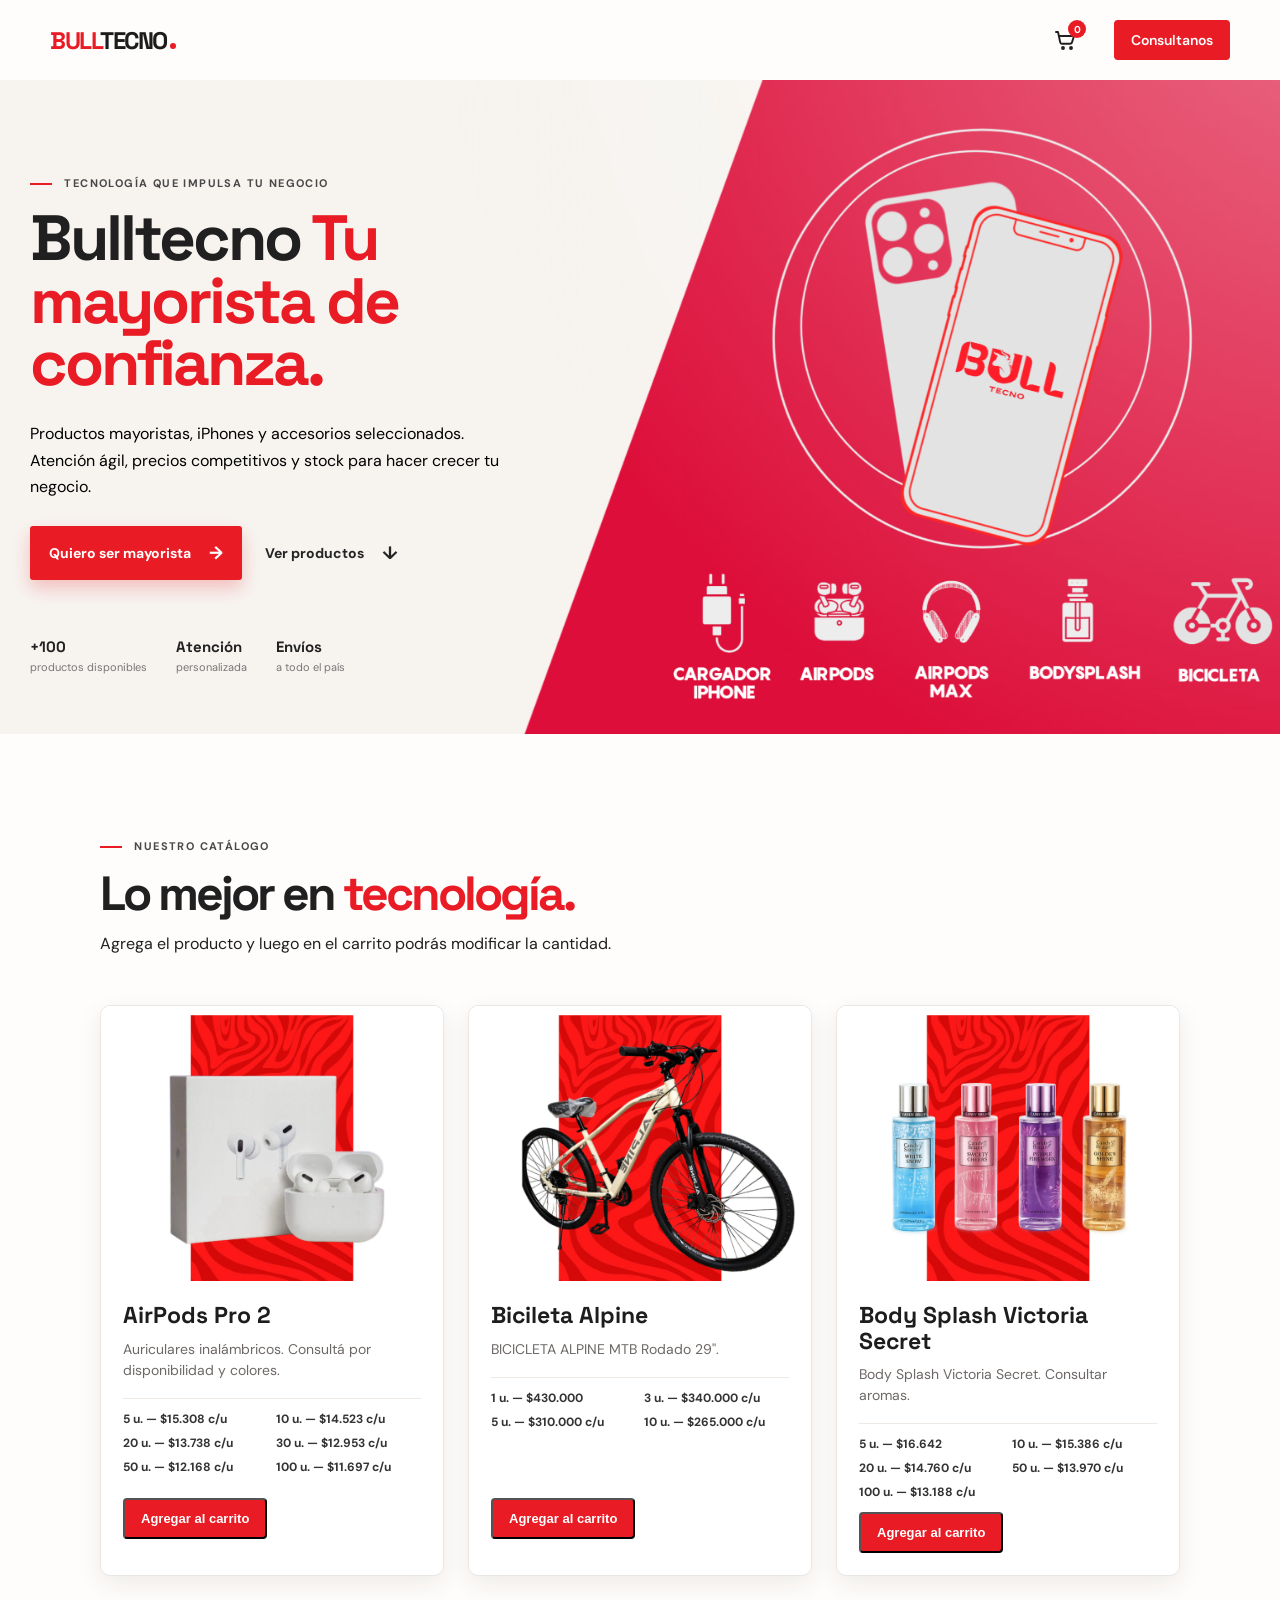
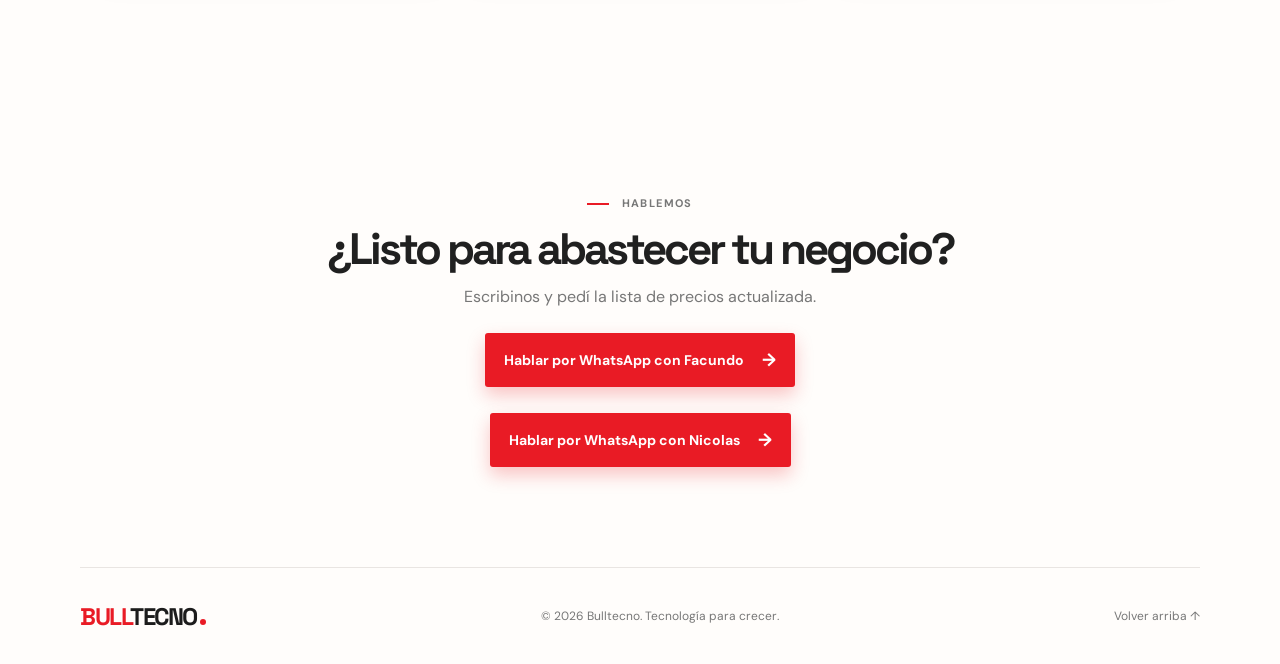
<file: index.html>
<!doctype html>
<html lang="es">
  <head>
    <meta charset="UTF-8" />
    <meta name="viewport" content="width=device-width, initial-scale=1.0" />
    <meta name="description" content="Bulltecno: tecnología e iPhones para mayoristas." />
    <title>Bulltecno | Tecnología mayorista</title>
    <link rel="preconnect" href="https://fonts.googleapis.com" />
    <link rel="preconnect" href="https://fonts.gstatic.com" crossorigin />
    <link href="https://fonts.googleapis.com/css2?family=DM+Sans:wght@400;500;600;700&family=Space+Grotesk:wght@500;600;700&display=swap" rel="stylesheet" />
    <link rel="stylesheet" href="styles.css" />
    <style>
      .category-grid > .category { display: none; }
      .product-space-grid { display: grid; grid-template-columns: repeat(3, 1fr); gap: 18px; }
      .product-space { min-height: 285px; padding: 23px; position: relative; overflow: hidden; color: white; text-decoration: none; border-radius: 4px; }
      .red-space { background: #e91b25; } .dark-space { background: #222; } .light-space { background: #eee9e4; color: #202020; }
      .product-space > span { font: 600 13px "Space Grotesk"; opacity: .72; }
      .photo-space { position: absolute; right: 42px; top: 45px; width: 130px; height: 132px; border: 1px dashed currentColor; border-radius: 5px; display: grid; place-items: center; text-align: center; font: 700 12px/1.35 "Space Grotesk"; letter-spacing: .7px; opacity: .75; }
      .light-space .photo-space { background: #e4ded9; }
      .product-space h3 { font: 700 27px "Space Grotesk"; position: absolute; bottom: 51px; margin: 0; }
      .product-space p { position: absolute; bottom: 28px; margin: 0; font-size: 12px; opacity: .8; }
      .product-space b { position: absolute; right: 20px; bottom: 24px; font-size: 18px; }
      .large-placeholder { position: absolute; right: 17%; top: 93px; width: 250px; height: 230px; border: 2px dashed #ffffffb8; border-radius: 6px; display: grid; place-items: center; text-align: center; color: white; font: 500 17px/1.5 "Space Grotesk"; letter-spacing: 1px; z-index: 1; }
      .large-placeholder strong { font-size: 21px; }
      @media (max-width: 750px) { .product-space-grid { grid-template-columns: 1fr; } .product-space { min-height: 230px; } .large-placeholder { right: 17%; top: 53px; width: 205px; height: 190px; font-size: 14px; } .large-placeholder strong { font-size: 17px; } }
    </style>
    <style>
      /* Tarjetas amplias de productos: imagen a la izquierda, datos y precios a la derecha. */
      .product-space-grid {
        grid-template-columns: 1fr;
        gap: 28px;
      }

      .product-space {
        min-height: 390px;
        padding: 28px;
        display: grid;
        grid-template-columns: minmax(280px, 42%) 1fr;
        grid-template-rows: auto 1fr auto;
        column-gap: 34px;
        align-items: start;
        border-radius: 10px;
      }

      .product-space > span {
        position: absolute;
        top: 20px;
        left: 22px;
        z-index: 2;
        background: #ffffff24;
        padding: 5px 9px;
        border-radius: 100px;
      }

      .product-image,
      .product-space .photo-space {
        position: static;
        grid-column: 1;
        grid-row: 1 / -1;
        width: 100%;
        height: 334px;
        margin: 0;
        object-fit: cover;
        object-position: center;
        border: 0;
        border-radius: 7px;
      }

      .product-space .photo-space {
        display: grid;
        background: #ffffff12;
        border: 1px dashed currentColor;
        place-items: center;
      }

      .product-space h3 {
        position: static;
        grid-column: 2;
        grid-row: 1;
        margin: 8px 0 16px;
        font-size: clamp(28px, 3vw, 42px);
        line-height: 1.05;
      }

      .product-space p {
        position: static;
        grid-column: 2;
        grid-row: 2;
        align-self: start;
        margin: 0;
        font-size: 16px;
        line-height: 1.85;
        white-space: pre-line;
        opacity: .92;
      }

      .product-space b {
        position: static;
        grid-column: 2;
        grid-row: 3;
        align-self: end;
        justify-self: start;
        padding: 12px 15px;
        background: #ffffff;
        color: #202020;
        border-radius: 4px;
        font-size: 14px;
      }

      .light-space b { background: #202020; color: white; }

      @media (max-width: 700px) {
        .product-space {
          min-height: 0;
          grid-template-columns: 1fr;
          grid-template-rows: auto auto auto auto;
          gap: 16px;
          padding: 20px;
        }
        .product-image,
        .product-space .photo-space { grid-column: 1; grid-row: 1; height: 270px; }
        .product-space h3 { grid-column: 1; grid-row: 2; margin: 0; font-size: 30px; }
        .product-space p { grid-column: 1; grid-row: 3; font-size: 15px; }
        .product-space b { grid-column: 1; grid-row: 4; }
      }
    </style>
    <style>
      /* Catálogo en formato tienda: imagen arriba, información debajo. */
      .product-space-grid { display: none; }
      .product-catalog-grid { grid-column: 1 / -1; display: grid; grid-template-columns: repeat(3, minmax(0, 1fr)); gap: 24px; }
      .store-product-card { min-width: 0; background: white; border: 1px solid #ebe6e2; border-radius: 10px; overflow: hidden; box-shadow: 0 8px 24px rgba(37, 24, 18, .08); transition: transform .2s ease, box-shadow .2s ease; }
      .store-product-card:hover { transform: translateY(-5px); box-shadow: 0 14px 32px rgba(37, 24, 18, .14); }
      .store-product-image-wrap { height: 275px; background: #f3f0ed; overflow: hidden; }
      .store-product-image { width: 100%; height: 100%; display: block; object-fit: cover; object-position: center; }
      .store-product-body { min-height: 280px; padding: 22px; display: flex; flex-direction: column; align-items: flex-start; }
      .store-product-body h3 { margin: 0 0 10px; font: 700 23px/1.1 "Space Grotesk", sans-serif; color: #1d1d1d; }
      .store-product-description { margin: 0 0 17px; color: #6d6865; font-size: 14px; line-height: 1.5; }
      .store-product-prices { width: 100%; padding: 12px 0; border-top: 1px solid #eee9e5; display: grid; grid-template-columns: 1fr 1fr; gap: 8px; color: #333; font-size: 12px; font-weight: 700; }
      .store-product-button { margin-top: auto; display: inline-flex; padding: 11px 16px; border-radius: 4px; background: #e91b25; color: white; text-decoration: none; font-size: 13px; font-weight: 700; }
      .store-product-empty .store-product-image-wrap { display: grid; place-items: center; background: #f4efeb; }
      .store-product-placeholder { width: 150px; height: 150px; display: grid; place-items: center; border: 1px dashed #9b928d; border-radius: 6px; color: #746c67; text-align: center; font: 700 12px/1.35 "Space Grotesk", sans-serif; letter-spacing: .8px; }
      @media (max-width: 900px) { .product-catalog-grid { grid-template-columns: repeat(2, minmax(0, 1fr)); } }
      @media (max-width: 600px) { .product-catalog-grid { grid-template-columns: 1fr; gap: 18px; } .store-product-image-wrap { height: 300px; } }
    </style>
    <style>
      .cart-modal-overlay{position:fixed;inset:0;z-index:90;background:rgba(18,18,18,.52);opacity:0;visibility:hidden;transition:.2s ease}.cart-modal-overlay.is-open{opacity:1;visibility:visible}
      .cart-modal{position:fixed;z-index:91;left:50%;top:50%;width:min(520px,calc(100% - 28px));max-height:min(730px,calc(100dvh - 28px));padding:24px;background:#fffdfb;border-radius:10px;box-shadow:0 24px 60px #0005;display:flex;flex-direction:column;transform:translate(-50%,-46%);opacity:0;visibility:hidden;transition:.2s ease}.cart-modal.is-open{transform:translate(-50%,-50%);opacity:1;visibility:visible}
      .cart-modal-header{display:flex;align-items:center;justify-content:space-between;padding-bottom:16px;border-bottom:1px solid #e9e4e1}.cart-modal-header p{margin:0;color:#e91b25;font-size:10px;letter-spacing:1.2px;font-weight:700}.cart-modal-header h2{margin:3px 0 0;font:700 27px "Space Grotesk",sans-serif}.cart-modal-close{border:0;background:transparent;font-size:31px;line-height:1;cursor:pointer;color:#333}.cart-modal-items{overflow:auto;min-height:120px;padding:6px 0}.cart-empty{text-align:center;color:#777;margin:47px 0}.cart-item{display:grid;grid-template-columns:1fr auto;gap:10px;padding:15px 0;border-bottom:1px solid #eee9e5}.cart-item h3{margin:0 0 5px;font:700 16px "Space Grotesk",sans-serif}.cart-item-price{font-size:12px;color:#777}.cart-remove{border:0;background:transparent;color:#b82a31;cursor:pointer;font:700 12px "DM Sans",sans-serif}.cart-quantity{display:inline-flex;align-items:center;gap:8px;margin-top:10px;padding:3px;border:1px solid #ddd6d2;border-radius:4px}.cart-quantity button{width:25px;height:25px;border:0;border-radius:3px;background:#f3efeb;cursor:pointer;font-size:17px}.cart-quantity span{min-width:23px;text-align:center;font-size:13px;font-weight:700}.cart-modal-total{padding:16px 0;border-top:1px solid #e9e4e1}.cart-modal-total span{font-size:14px}.cart-modal-total strong{float:right;color:#e91b25;font:700 23px "Space Grotesk",sans-serif}.cart-modal-total small{display:block;clear:both;padding-top:7px;color:#777;font-size:11px}.cart-modal-actions{border-top:1px solid #e9e4e1;padding-top:15px}.cart-modal-actions p{margin:0 0 7px;font-size:13px;font-weight:700}.checkout-button{width:100%;margin-top:8px;border:0;border-radius:4px;padding:13px;background:#e91b25;color:white;cursor:pointer;font:700 14px "DM Sans",sans-serif}.checkout-secondary{background:#202020}.add-toast{position:fixed;z-index:100;left:50%;bottom:24px;display:flex;align-items:center;gap:10px;padding:13px 16px;background:#202020;color:white;border-radius:5px;box-shadow:0 10px 30px #0004;font-size:14px;transform:translate(-50%,120px);opacity:0;transition:.22s ease}.add-toast.is-visible{transform:translate(-50%,0);opacity:1}.add-toast button{border:0;background:transparent;color:#ff7a80;cursor:pointer;font:700 13px "DM Sans",sans-serif}@media(max-width:520px){.cart-modal{padding:19px}.add-toast{width:calc(100% - 28px);justify-content:space-between;bottom:14px}}
    </style>
    <style>
      .cart-quantity-input{width:46px;height:25px;padding:0 3px;border:0;background:transparent;text-align:center;font:700 13px "DM Sans",sans-serif;appearance:textfield;-moz-appearance:textfield}.cart-quantity-input::-webkit-inner-spin-button,.cart-quantity-input::-webkit-outer-spin-button{-webkit-appearance:none;margin:0}.cart-quantity-input:focus{outline:1px solid #e91b25;border-radius:3px}
    </style>
    <style>
      /* El PNG ocupa toda la portada: la zona clara queda libre para el texto y la diagonal se conserva. */
      .hero { position: relative; display: block; min-height: 560px; background: #f7f4f0; isolation: isolate; }
      .hero-banner { position: absolute; inset: 0; z-index: -1; overflow: hidden; }
      .hero-banner img { display: block; width: 100%; height: 100%; object-fit: cover; object-position: center; }
      .hero-copy { width: min(52%, 610px); max-width: none; min-height: 560px; margin: 0 auto 0 max(30px, calc((100vw - 1240px) / 2)); padding: 96px 44px 60px 0; justify-self: auto; }
      @media (max-width: 750px) {
        .hero { min-height: 650px; }
        .hero-banner img { object-position: 66% center; }
        .hero-copy { width: 100%; min-height: 650px; margin: 0; padding: 70px 25px 40px; background: linear-gradient(90deg, rgba(255,255,255,.94) 0%, rgba(255,255,255,.76) 55%, rgba(255,255,255,.12) 100%); }
      }
    </style>
    <style>
      .mobile-cart-button{display:none;border:0;background:transparent;position:relative;align-items:center;justify-content:center;width:42px;height:42px;color:#202020;cursor:pointer}.mobile-cart-button svg{width:27px;height:27px;fill:none;stroke:currentColor;stroke-width:1.9;stroke-linecap:round;stroke-linejoin:round}.mobile-cart-button .cart-count{position:absolute;right:0;top:0;display:grid;place-items:center;min-width:18px;height:18px;padding:0 4px;border-radius:100px;background:#e91b25;color:white;font:700 10px "DM Sans",sans-serif}@media(max-width:750px){.header{justify-content:space-between}.header .menu-button,.header .nav{display:none!important}.mobile-cart-button{display:inline-flex}}
    </style>
    <style>
      .desktop-cart-button{position:relative;display:inline-flex;align-items:center;justify-content:center;width:38px;height:38px;border:0;background:transparent;color:#202020;cursor:pointer}.desktop-cart-button svg{width:24px;height:24px;fill:none;stroke:currentColor;stroke-width:1.9;stroke-linecap:round;stroke-linejoin:round}.desktop-cart-button .cart-count{position:absolute;right:-2px;top:-1px;display:grid;place-items:center;min-width:18px;height:18px;padding:0 4px;border-radius:100px;background:#e91b25;color:white;font:700 10px "DM Sans",sans-serif}@media(max-width:750px){.desktop-cart-button{display:none}}
    </style>
  </head>
  <body>
    <header class="header">
      <a class="logo" href="#inicio" aria-label="Bulltecno, inicio"><span>BULL</span>TECNO<i></i></a>
      <button class="menu-button" aria-label="Abrir menú" aria-expanded="false">☰</button>
      <nav class="nav" aria-label="Navegación principal">
        <button class="desktop-cart-button cart-trigger" type="button" aria-label="Ver carrito">
          <svg viewBox="0 0 24 24" aria-hidden="true"><path d="M3 4h2l2.2 10.2a2 2 0 0 0 2 1.6h7.9a2 2 0 0 0 1.9-1.4L21 8H6.3"/><circle cx="10" cy="20" r="1"/><circle cx="18" cy="20" r="1"/></svg>
          <span class="cart-count">0</span>
        </button>
        <a class="nav-cta" href="#contacto">Consultanos</a>
      </nav>
      <button class="mobile-cart-button" type="button" aria-label="Ver carrito">
        <svg viewBox="0 0 24 24" aria-hidden="true"><path d="M3 4h2l2.2 10.2a2 2 0 0 0 2 1.6h7.9a2 2 0 0 0 1.9-1.4L21 8H6.3"/><circle cx="10" cy="20" r="1"/><circle cx="18" cy="20" r="1"/></svg>
        <span class="cart-count">0</span>
      </button>
    </header>

    <main id="inicio">
      <section class="hero">
        <div class="hero-copy">
          <p class="eyebrow"><span></span> TECNOLOGÍA QUE IMPULSA TU NEGOCIO</p>
          <h1>Bulltecno <em>Tu mayorista de confianza.</em></h1>
          <p class="hero-text">Productos mayoristas, iPhones y accesorios seleccionados. Atención ágil, precios competitivos y stock para hacer crecer tu negocio.</p>
          <div class="hero-actions">
            <a class="button button-primary" href="#contacto">Quiero ser mayorista <b>→</b></a>
            <a class="button button-link" href="#productos">Ver productos <b>↓</b></a>
          </div>
          <div class="hero-notes">
            <div><strong>+100</strong><span>productos disponibles</span></div>
            <div><strong>Atención</strong><span>personalizada</span></div>
            <div><strong>Envíos</strong><span>a todo el país</span></div>
          </div>
        </div>
        <div class="hero-banner">
          <img src="img/bannerDiagonal.png" alt="Productos destacados Bulltecno" />
        </div>
      </section>

      <section class="catalog" id="productos">
        <div class="section-heading"><p class="eyebrow"><span></span> NUESTRO CATÁLOGO</p><h2>Lo mejor en <em>tecnología.</em></h2><p>Agrega el producto y luego en el carrito podrás modificar la cantidad.</p></div>
        <div class="category-grid">
          <div class="product-catalog-grid">
            <article class="store-product-card">
              <div class="store-product-image-wrap"><img src="img/airpod.jpg" alt="AirPods Pro 2" class="store-product-image" /></div>
              <div class="store-product-body">
                <h3>AirPods Pro 2</h3>
                <p class="store-product-description">Auriculares inalámbricos. Consultá por disponibilidad y colores.</p>
                <div class="store-product-prices">
                  <span>5 u. — $15.308 c/u</span><span>10 u. — $14.523 c/u</span><span>20 u. — $13.738 c/u</span><span>30 u. — $12.953 c/u</span><span>50 u. — $12.168 c/u</span><span>100 u. — $11.697 c/u</span>
                </div>
                <button class="store-product-button add-to-cart" type="button" data-product="AirPods Pro 2" data-minimum="5" data-prices="5:15308,10:14523,20:13738,30:12953,50:12168,100:11697">Agregar al carrito</button>
              </div>
            </article>

            <article class="store-product-card">
              <div class="store-product-image-wrap"><img src="img/Alpine.jpg" alt="Alpine" class="store-product-image" /></div>
              <div class="store-product-body">
                <h3>Bicileta Alpine</h3>
                <p class="store-product-description">BICICLETA ALPINE MTB Rodado 29''.</p>
                <div class="store-product-prices">
                  <span>1 u. — $430.000</span><span>3 u. — $340.000 c/u</span><span>5 u. — $310.000 c/u</span><span>10 u. — $265.000 c/u</span>
                </div>
                <button class="store-product-button add-to-cart" type="button" data-product="Bicicleta Alpine" data-minimum="1" data-prices="1:430000,3:340000,5:310000,10:265000">Agregar al carrito</button>
              </div>
            </article>
            
            <article class="store-product-card">
              <div class="store-product-image-wrap"><img src="img/body.jpg" alt="Body Splash Victoria Secret" class="store-product-image" /></div>
              <div class="store-product-body">
                <h3>Body Splash Victoria Secret</h3>
                <p class="store-product-description">Body Splash Victoria Secret. Consultar aromas.</p>
                <div class="store-product-prices">
                  <span>5 u. — $16.642</span><span>10 u. — $15.386 c/u</span><span>20 u. — $14.760 c/u</span><span>50 u. — $13.970 c/u</span><span>100 u. — $13.188 c/u</span>
                </div>
                <button class="store-product-button add-to-cart" type="button" data-product="Body Splash Victoria Secret" data-minimum="5" data-prices="5:16642,10:15386,20:14760,50:13970,100:13188">Agregar al carrito</button>
              </div>
            </article>
          </div>
          <a class="category category-red" href="#iphones"><span class="category-number">01</span><div class="mini-phone"><i></i><i></i></div><h3>iPhones</h3><p>Modelos nuevos y usados</p><b>Explorar →</b></a>
          <a class="category category-dark" href="#contacto"><span class="category-number">02</span><div class="buds"><i></i><i></i></div><h3>Accesorios</h3><p>Todo para complementar</p><b>Explorar →</b></a>
          <a class="category category-light" href="#contacto"><span class="category-number">03</span><div class="watch">12:45</div><h3>Smartwatch</h3><p>Estilo y conectividad</p><b>Explorar →</b></a>
        </div>
      </section>


      <section class="contact" id="contacto">
        <p class="eyebrow"><span></span> HABLEMOS</p>
        <h2>¿Listo para abastecer tu negocio?</h2>
        <p>Escribinos y pedí la lista de precios actualizada.</p>
        <a class="button button-primary" href="https://wa.me/5493794638380" target="_blank" rel="noopener">Hablar por WhatsApp con Facundo <b>→</b></a>
        <p></p>
        <a class="button button-primary" href="https://wa.me/5493794949990" target="_blank" rel="noopener">Hablar por WhatsApp con Nicolas <b>→</b></a>
      </section>
    </main>

    <footer><a class="logo" href="#inicio"><span>BULL</span>TECNO<i></i></a><p>© 2026 Bulltecno. Tecnología para crecer.</p><a href="#inicio">Volver arriba ↑</a></footer>
    <div class="cart-modal-overlay" id="cart-modal-overlay"></div>
    <section class="cart-modal" id="cart-modal" aria-hidden="true" aria-label="Carrito de compra">
      <div class="cart-modal-header"><div><p>MI PEDIDO</p><h2>Carrito</h2></div><button class="cart-modal-close" id="cart-modal-close" type="button" aria-label="Cerrar carrito">×</button></div>
      <div class="cart-modal-items" id="cart-modal-items"><p class="cart-empty">Tu carrito está vacío.</p></div>
      <div class="cart-modal-total"><span>Total estimado</span><strong id="cart-modal-total">$0</strong><small>El precio unitario se ajusta según la cantidad mayorista.</small></div>
      <div class="cart-modal-actions"><p>Enviar pedido por WhatsApp:</p><button class="checkout-button" type="button" data-phone="5493794638380">Confirmar con Facundo</button><button class="checkout-button checkout-secondary" type="button" data-phone="5493794949990">Confirmar con Nicolás</button></div>
    </section>
    <div class="add-toast" id="add-toast" role="status">✓ Producto agregado al carrito <button type="button" id="toast-cart-button">Ver carrito</button></div>
    <script src="script.js"></script>
  </body>
</html>
</file>
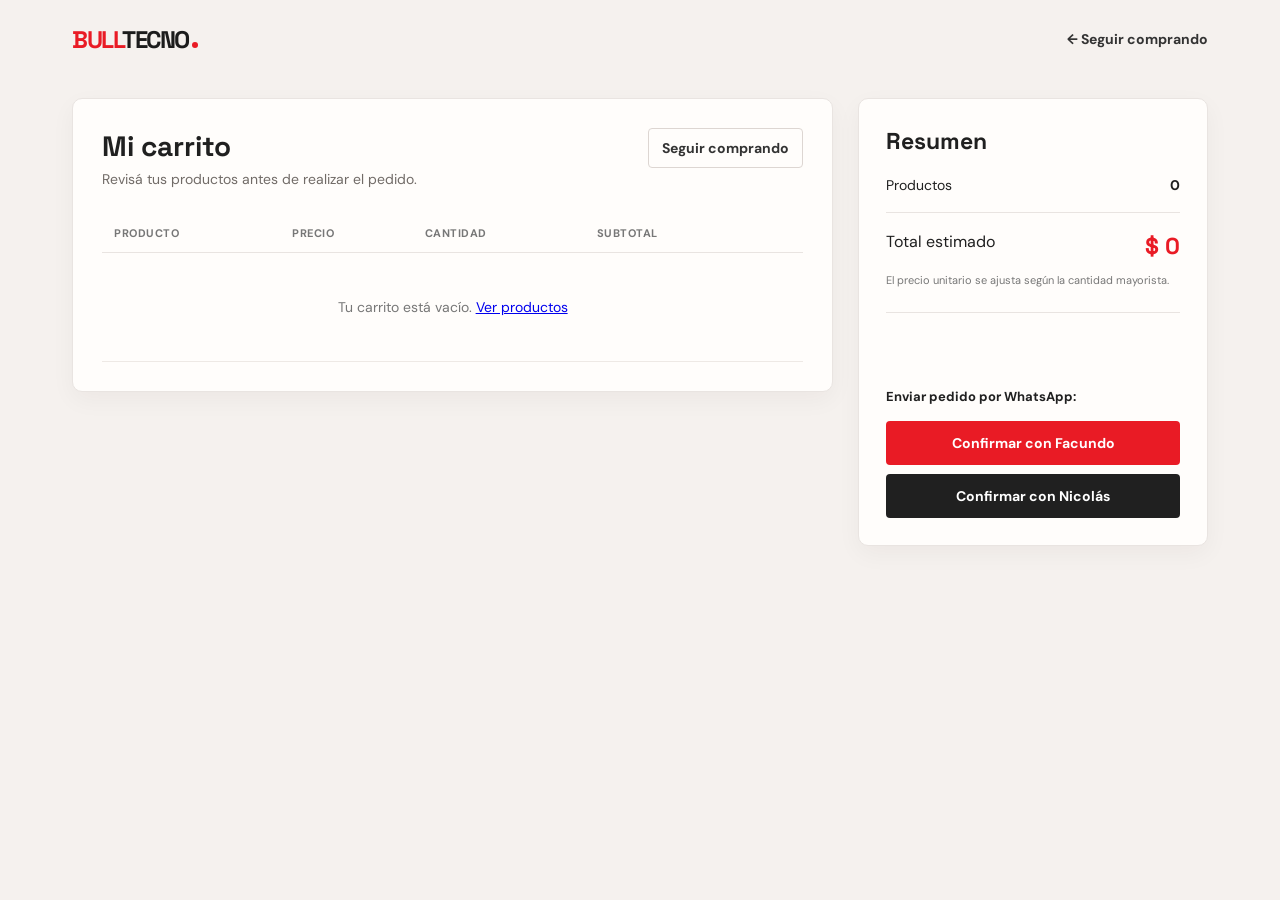
<file: carrito.html>
<!doctype html>
<html lang="es">
  <head>
    <meta charset="UTF-8" />
    <meta name="viewport" content="width=device-width, initial-scale=1.0" />
    <meta name="description" content="Carrito de compras Bulltecno" />
    <title>Mi carrito | Bulltecno</title>
    <link rel="preconnect" href="https://fonts.googleapis.com" />
    <link rel="preconnect" href="https://fonts.gstatic.com" crossorigin />
    <link href="https://fonts.googleapis.com/css2?family=DM+Sans:wght@400;500;600;700&family=Space+Grotesk:wght@500;600;700&display=swap" rel="stylesheet" />
    <link rel="stylesheet" href="carrito.css" />
  </head>
  <body>
    <header class="cart-header"><a class="logo" href="index.html"><span>BULL</span>TECNO<i></i></a><a class="back-link" href="index.html">← Seguir comprando</a></header>
    <main class="cart-page">
      <section class="cart-card cart-products"><div class="cart-title"><div><h1>Mi carrito</h1><p>Revisá tus productos antes de realizar el pedido.</p></div><a href="index.html" class="desktop-back">Seguir comprando</a></div><div class="table-wrap"><table><thead><tr><th>Producto</th><th>Precio</th><th>Cantidad</th><th>Subtotal</th><th></th></tr></thead><tbody id="cart-table"></tbody></table></div></section>
      <aside class="cart-card summary-card"><h2>Resumen</h2><div class="summary-row"><span>Productos</span><strong id="summary-count">0</strong></div><div class="summary-row summary-total"><span>Total estimado</span><strong id="summary-total">$0</strong></div><small>El precio unitario se ajusta según la cantidad mayorista.</small>
        <form id="order-form" novalidate>
          <p class="form-error" id="form-error" role="alert"></p><p class="whatsapp-label">Enviar pedido por WhatsApp:</p><button class="checkout-button" type="button" data-phone="5493794638380">Confirmar con Facundo</button><button class="checkout-button secondary" type="button" data-phone="5493794949990">Confirmar con Nicolás</button>
        </form>
      </aside>
    </main>
    <script src="carrito.js"></script>
  </body>
</html>
</file>
<file: styles.css>
:root{--red:#e91b25;--black:#121212;--ink:#202020;--paper:#fffdfb;--soft:#f4f1ee}*{box-sizing:border-box}html{scroll-behavior:smooth}body{margin:0;font-family:"DM Sans",sans-serif;color:var(--ink);background:var(--paper)}.header{height:80px;display:flex;align-items:center;justify-content:space-between;max-width:1240px;margin:auto;padding:0 30px}.logo{font:700 24px "Space Grotesk",sans-serif;color:#1c1c1c;text-decoration:none;letter-spacing:-1.5px;position:relative}.logo span{color:var(--red)}.logo i{width:6px;height:6px;background:var(--red);border-radius:100%;display:inline-block;margin-left:3px}.nav{display:flex;gap:30px;align-items:center}.nav a{font-size:14px;text-decoration:none;color:#333;font-weight:600}.nav .nav-cta{padding:11px 17px;background:var(--red);color:white;border-radius:4px}.menu-button{display:none;border:0;background:transparent;font-size:25px}.hero{min-height:560px;display:grid;grid-template-columns:1.03fr .97fr;overflow:hidden;background:linear-gradient(108deg,#f0ece8 0%,#f7f4f0 50%,#e73a40 50%,#cf101b 100%)}.hero-copy{max-width:610px;justify-self:end;padding:90px 90px 60px 30px}.eyebrow{font-size:11px;letter-spacing:1.4px;font-weight:700;margin:0 0 17px;color:#484848}.eyebrow span{width:22px;height:2px;background:var(--red);display:inline-block;vertical-align:middle;margin-right:8px}.hero h1,.section-heading h2,.iphone-copy h2,.contact h2{font:700 clamp(42px,5vw,70px)/.98 "Space Grotesk",sans-serif;letter-spacing:-3px;margin:0}.hero h1 em,.section-heading em,.iphone-copy em{font-style:normal;color:var(--red)}.hero-text{max-width:475px;color:#000000;line-height:1.65;font-size:16px;margin:26px 0}.hero-actions{display:flex;align-items:center;gap:23px}.button{display:inline-flex;align-items:center;gap:18px;text-decoration:none;font-weight:700;font-size:14px;padding:15px 19px;border-radius:3px}.button b,.all-link b,.category b{font-size:18px}.button-primary{background:var(--red);color:white;box-shadow:0 8px 18px #e91b2540}.button-link{color:#242424;padding-left:0}.hero-notes{display:flex;gap:29px;margin-top:57px}.hero-notes div{display:grid;gap:4px}.hero-notes strong{font:700 15px "Space Grotesk"}.hero-notes span{font-size:11px;color:#777}.hero-product{position:relative;min-height:560px}.orbit{position:absolute;border:1px solid #ffffff36;border-radius:50%;left:11%;top:15%;width:450px;height:450px}.orbit-two{inset:80px auto auto 5%;width:550px;height:550px}.phone{position:absolute;border-radius:34px;width:205px;height:410px;box-shadow:22px 27px 35px #64000766}.phone-back{background:linear-gradient(135deg,#fb434c,#a80412);transform:rotate(-15deg);top:92px;left:21%;border:4px solid #ff656a}.phone-front{background:linear-gradient(140deg,#242424,#050505);transform:rotate(12deg);top:132px;left:49%;border:5px solid #161616;overflow:hidden}.phone-front:after{content:"";position:absolute;width:150%;height:55%;left:-30%;bottom:-20%;background:linear-gradient(130deg,transparent 44%,#ff2839 45%,#d90414 70%,transparent 71%);transform:rotate(-11deg)}.island{position:absolute;top:10px;left:65px;width:65px;height:17px;background:#080808;border-radius:20px;z-index:1}.screen-glow{height:100%;background:radial-gradient(circle at 20% 22%,#767676 0 2%,transparent 20%),linear-gradient(145deg,#474747,#080808 48%,#ba0011)}.phone-label{z-index:2;position:absolute;left:24px;bottom:30px;color:white;font:500 17px/1.1 "Space Grotesk"}.phone-label strong{font-size:25px}.camera{position:absolute;width:42px;height:42px;border:4px solid #f86b70;border-radius:50%;background:#181818;box-shadow:inset 0 0 0 6px #392127}.c1{left:23px;top:25px}.c2{left:73px;top:25px}.c3{left:23px;top:75px}.stock-chip{position:absolute;z-index:3;bottom:89px;left:13%;padding:11px 15px;background:white;border-radius:3px;font-size:12px;font-weight:700;box-shadow:0 10px 25px #56000a55}.stock-chip span{color:#15a657;margin-right:5px}.benefits{max-width:1120px;margin:-1px auto 0;background:white;display:grid;grid-template-columns:repeat(3,1fr);box-shadow:0 8px 28px #23120812}.benefits article{padding:32px 34px;border-right:1px solid #ece9e7}.benefits article:last-child{border:0}.benefit-icon{font-size:23px;color:var(--red)}.benefits h2{font:700 18px "Space Grotesk";margin:11px 0 5px}.benefits p{margin:0;color:#777;font-size:13px}.catalog{max-width:1120px;margin:105px auto;padding:0 20px;display:grid;grid-template-columns:1fr auto;gap:35px}.section-heading h2{font-size:48px}.all-link{align-self:end;text-decoration:none;color:var(--red);font-weight:700;font-size:13px}.category-grid{grid-column:1/-1;display:grid;grid-template-columns:repeat(3,1fr);gap:18px}.category{min-height:285px;padding:23px;position:relative;overflow:hidden;color:white;text-decoration:none;border-radius:4px}.category-red{background:var(--red)}.category-dark{background:#222}.category-light{background:#eee9e4;color:#202020}.category-number{font:600 13px "Space Grotesk";opacity:.72}.category h3{font:700 27px "Space Grotesk";position:absolute;bottom:51px;margin:0}.category p{position:absolute;bottom:28px;margin:0;font-size:12px;opacity:.8}.category b{position:absolute;right:20px;bottom:24px}.mini-phone{position:absolute;right:55px;top:40px;width:90px;height:167px;border:4px solid #ff888d;border-radius:17px;background:#b40613;transform:rotate(14deg)}.mini-phone i{position:absolute;width:27px;height:27px;border:3px solid #ff7e85;background:#241819;border-radius:50%;left:11px;top:11px}.mini-phone i+ i{left:44px}.buds i{position:absolute;width:46px;height:93px;border-radius:25px 25px 19px 19px;background:#f4f4f4;right:101px;top:54px;transform:rotate(20deg)}.buds i+i{right:52px;top:41px;transform:rotate(-19deg)}.watch{position:absolute;right:71px;top:75px;background:#151515;color:#f2f2f2;border:9px solid #cd443d;width:99px;height:110px;border-radius:26px;text-align:center;padding-top:35px;font:700 19px "Space Grotesk"}.iphone-section{background:#181818;min-height:440px;display:grid;grid-template-columns:1fr 1fr;color:white}.iphone-visual{position:relative;overflow:hidden}.circle{position:absolute;width:410px;height:410px;border-radius:50%;background:var(--red);right:10%;top:35px}.small-phone{position:absolute;width:165px;height:326px;right:23%;top:56px;background:linear-gradient(145deg,#f63c46,#a70210);border:4px solid #ff777c;border-radius:29px;transform:rotate(13deg);box-shadow:25px 20px 25px #0007}.small-phone i{width:36px;height:36px;position:absolute;left:21px;top:21px;border:4px solid #ff777c;background:#222;border-radius:50%}.small-phone i+i{left:64px}.iphone-copy{padding:78px 20px 64px;max-width:520px}.eyebrow.light{color:#d3d3d3}.iphone-copy .eyebrow span{background:white}.iphone-copy h2{font-size:48px}.iphone-copy h2 em{color:#ff444c}.iphone-copy>p:not(.eyebrow){color:#b9b9b9;line-height:1.65;max-width:440px;margin:22px 0}.button-white{background:white;color:#242424}.contact{text-align:center;padding:100px 20px}.contact .eyebrow{margin-bottom:18px}.contact h2{font-size:44px}.contact>p{color:#777;margin:15px 0 26px}.contact small{display:block;color:#999;font-size:10px;margin-top:19px}footer{max-width:1120px;margin:auto;border-top:1px solid #e9e5e2;padding:28px 0;display:flex;justify-content:space-between;align-items:center}footer p,footer>a:last-child{color:#777;font-size:12px;text-decoration:none}@media(max-width:750px){.header{height:65px;padding:0 20px}.nav{display:none;position:absolute;top:64px;left:0;right:0;background:white;z-index:10;padding:22px;box-shadow:0 8px 15px #0002;flex-direction:column;align-items:stretch;gap:18px}.nav.open{display:flex}.menu-button{display:block}.hero{grid-template-columns:1fr;background:linear-gradient(155deg,#f0ece8 0%,#f7f4f0 65%,#e73a40 65%)}.hero-copy{padding:65px 25px 40px;justify-self:start}.hero h1{font-size:49px}.hero-product{min-height:400px}.phone{transform:scale(.82) rotate(-15deg);transform-origin:top left}.phone-front{transform:scale(.82) rotate(12deg);transform-origin:top left;left:47%}.orbit{left:0}.orbit-two{left:-12%}.stock-chip{bottom:35px}.benefits{margin:0;grid-template-columns:1fr}.benefits article{padding:24px;border-bottom:1px solid #ece9e7;border-right:0}.catalog{margin:70px auto;grid-template-columns:1fr}.section-heading h2{font-size:39px}.all-link{align-self:start}.category-grid{grid-template-columns:1fr}.category{min-height:230px}.iphone-section{grid-template-columns:1fr}.iphone-visual{height:315px;order:2}.iphone-copy{padding:62px 25px}.iphone-copy h2,.contact h2{font-size:39px}.circle{width:300px;height:300px;top:27px}.small-phone{top:38px;right:22%;transform:scale(.8) rotate(13deg);transform-origin:top left}footer{margin:0 20px;gap:12px;flex-wrap:wrap}.hero-notes{gap:18px;margin-top:40px}}
.product-image {
  position: absolute;
  right: 23px;
  top: 27px;
  width: 480px;
  height: 480px;
  object-fit: contain;
  object-position: center;
  border-radius: 5px;
}
</file>
<file: carrito.css>
:root{--red:#e91b25;--ink:#202020;--muted:#716b67;--line:#e9e4e1;--paper:#fffdfb}*{box-sizing:border-box}body{margin:0;background:#f5f1ee;color:var(--ink);font-family:"DM Sans",sans-serif}.cart-header{max-width:1180px;height:78px;margin:auto;padding:0 22px;display:flex;align-items:center;justify-content:space-between}.logo{font:700 24px "Space Grotesk",sans-serif;color:#1c1c1c;text-decoration:none;letter-spacing:-1.5px}.logo span{color:var(--red)}.logo i{display:inline-block;width:6px;height:6px;margin-left:3px;border-radius:50%;background:var(--red)}.back-link,.desktop-back{color:#333;text-decoration:none;font-size:14px;font-weight:700}.cart-page{max-width:1180px;margin:20px auto 70px;padding:0 22px;display:grid;grid-template-columns:minmax(0,1.85fr) minmax(300px,.85fr);gap:25px;align-items:start}.cart-card{background:var(--paper);border:1px solid var(--line);border-radius:10px;box-shadow:0 8px 24px #301d120b}.cart-products{padding:29px}.cart-title{display:flex;justify-content:space-between;gap:20px;align-items:flex-start;margin-bottom:26px}.cart-title h1{font:700 28px "Space Grotesk",sans-serif;margin:0 0 6px}.cart-title p{margin:0;color:var(--muted);font-size:14px}.desktop-back{padding:10px 13px;border:1px solid #ddd6d2;border-radius:4px}.table-wrap{overflow-x:auto}table{width:100%;border-collapse:collapse;min-width:620px}th{text-align:left;padding:12px;color:#777;font-size:11px;letter-spacing:.5px;text-transform:uppercase;border-bottom:1px solid var(--line)}td{padding:18px 8px;border-bottom:1px solid #eee9e5;font-size:14px}.product-name{display:block;font:700 16px "Space Grotesk",sans-serif;margin-bottom:4px}.tier-note{font-size:11px;color:#777}.cart-qty{display:inline-flex;align-items:center;gap:8px;border:1px solid #ddd6d2;border-radius:4px;padding:3px}.cart-qty button{width:25px;height:25px;border:0;border-radius:3px;background:#f3efeb;cursor:pointer;font-size:17px}.cart-qty span{width:23px;text-align:center;font-weight:700}.remove{border:0;background:transparent;color:#b82a31;cursor:pointer;font:700 12px "DM Sans",sans-serif}.empty{text-align:center;color:#777;padding:45px 0}.summary-card{padding:27px;position:sticky;top:15px}.summary-card h2{font:700 23px "Space Grotesk",sans-serif;margin:0 0 20px}.summary-row{display:flex;justify-content:space-between;margin:12px 0;font-size:14px}.summary-total{border-top:1px solid var(--line);margin-top:18px;padding-top:18px;font-size:16px}.summary-total strong{font:700 23px "Space Grotesk",sans-serif;color:var(--red)}.summary-card>small{display:block;color:#777;font-size:11px;margin-top:7px;line-height:1.45}form{margin-top:23px;border-top:1px solid var(--line);padding-top:22px}fieldset{border:0;margin:0 0 18px;padding:0}legend{font-weight:700;font-size:14px;margin-bottom:10px}.radio-option{display:block;margin:10px 0;font-size:14px}.radio-option small{display:block;color:#777;margin:3px 0 0 22px;font-size:11px}.field-label{display:block;font-size:13px;font-weight:700;margin:14px 0 6px}input,select{width:100%;height:40px;padding:0 11px;border:1px solid #dcd5d1;border-radius:4px;background:white;color:var(--ink);font:14px "DM Sans",sans-serif}.field-row{display:grid;grid-template-columns:1fr 1fr;gap:10px}.whatsapp-label{font-size:13px;font-weight:700;margin:23px 0 7px}.checkout-button{width:100%;border:0;border-radius:4px;padding:13px;margin-top:9px;background:var(--red);color:white;cursor:pointer;font:700 14px "DM Sans",sans-serif}.checkout-button.secondary{background:#202020}.form-error{min-height:18px;margin:12px 0 0;color:#bc1e27;font-size:12px;font-weight:700}@media(max-width:830px){.cart-page{grid-template-columns:1fr}.summary-card{position:static}.desktop-back{display:none}}@media(max-width:560px){.cart-header{height:66px}.back-link{font-size:13px}.cart-page{padding:0 13px;margin:10px auto 40px}.cart-products,.summary-card{padding:20px}.cart-title h1{font-size:25px}.field-row{grid-template-columns:1fr}}
</file>
